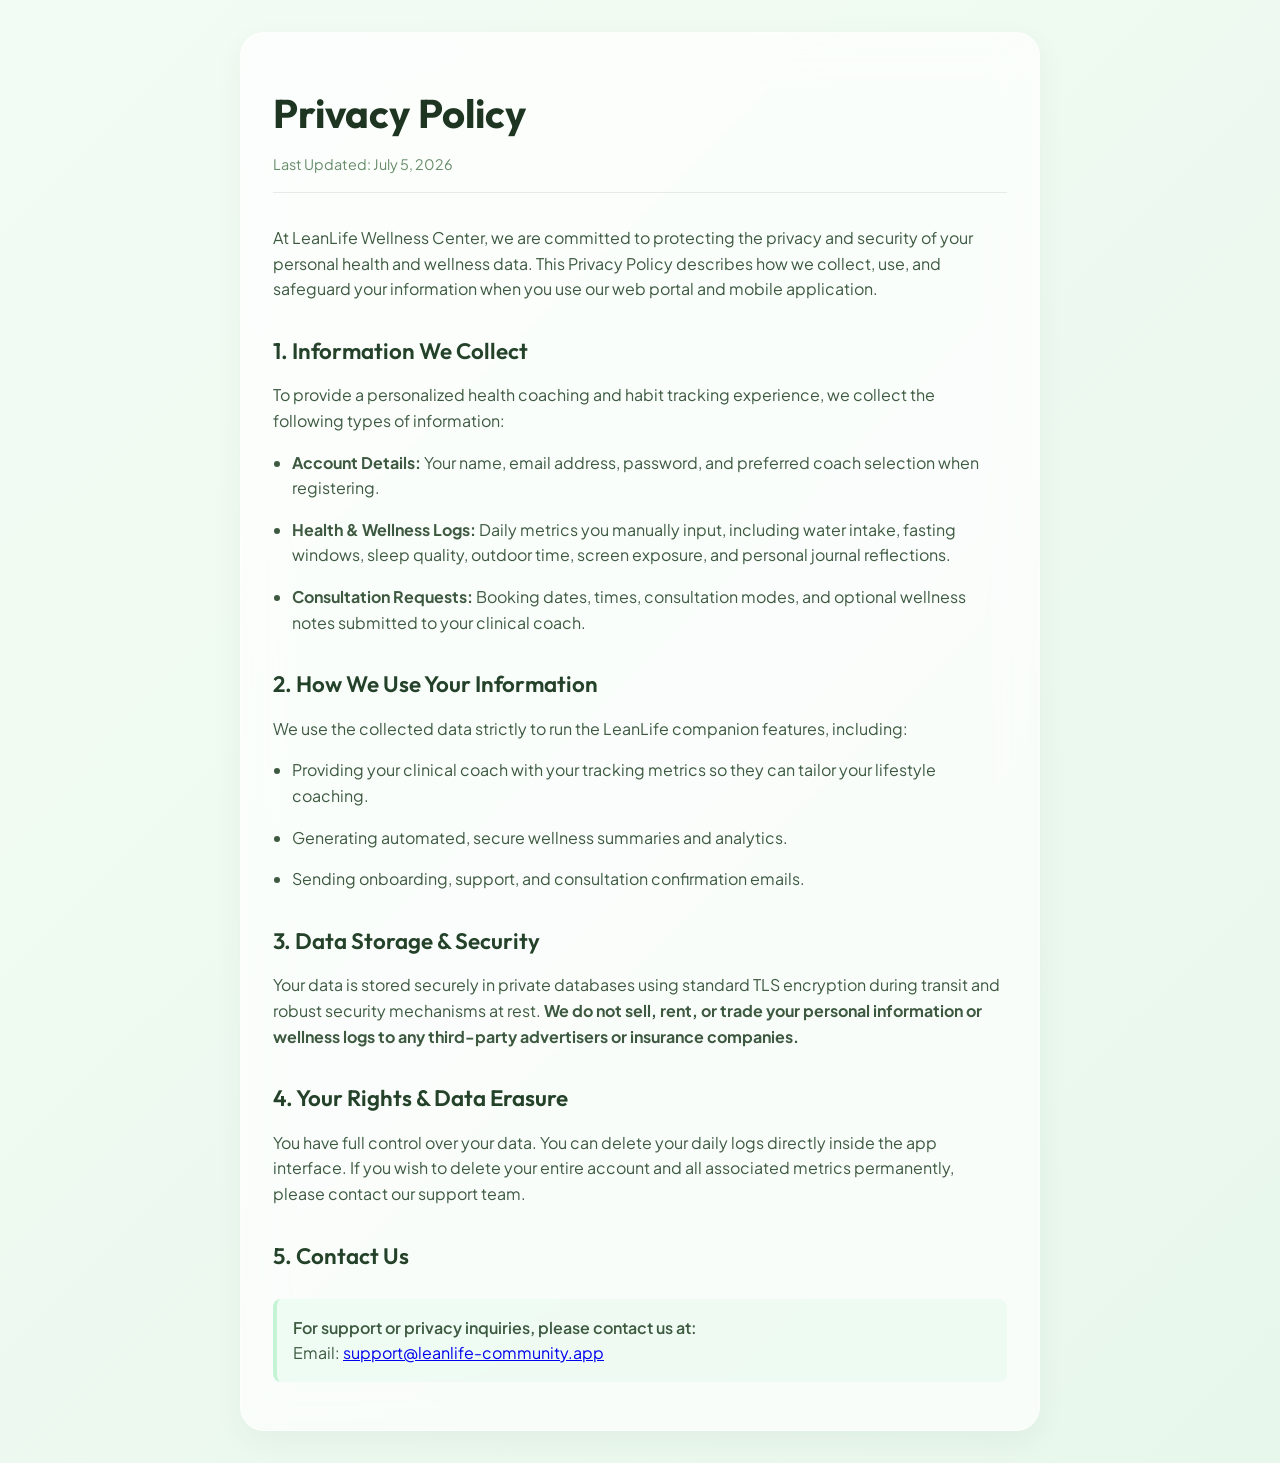
<file: privacy.html>
<!DOCTYPE html>
<html lang="en">
<head>
    <meta charset="UTF-8">
    <meta name="viewport" content="width=device-width, initial-scale=1.0">
    <title>Privacy Policy - LeanLife Wellness</title>
    <link rel="stylesheet" href="style.css?v=2.0">
    <!-- Google Fonts -->
    <link rel="preconnect" href="https://fonts.googleapis.com">
    <link rel="preconnect" href="https://fonts.gstatic.com" crossorigin>
    <link href="https://fonts.googleapis.com/css2?family=Outfit:wght@300;400;500;600;700;800&family=Plus+Jakarta+Sans:wght@300;400;500;600;700;800&display=swap" rel="stylesheet">
    <style>
        body {
            font-family: 'Plus Jakarta Sans', sans-serif;
            background: linear-gradient(135deg, #f3fcf4 0%, #e8f7ec 100%);
            color: #2c3e2e;
            line-height: 1.6;
            padding: 2rem 1rem;
        }
        .privacy-container {
            max-width: 800px;
            margin: 0 auto;
            background: rgba(255, 255, 255, 0.7);
            backdrop-filter: blur(20px);
            -webkit-backdrop-filter: blur(20px);
            border: 1px solid rgba(255, 255, 255, 0.4);
            border-radius: 24px;
            padding: 3rem 2rem;
            box-shadow: 0 10px 30px rgba(44, 62, 46, 0.05);
        }
        h1 {
            font-family: 'Outfit', sans-serif;
            font-size: 2.5rem;
            color: #1e3522;
            margin-bottom: 0.5rem;
            font-weight: 700;
        }
        .last-updated {
            color: #688c6c;
            font-size: 0.9rem;
            margin-bottom: 2rem;
            border-bottom: 1px solid rgba(0, 0, 0, 0.08);
            padding-bottom: 1rem;
        }
        h2 {
            font-family: 'Outfit', sans-serif;
            font-size: 1.4rem;
            color: #244229;
            margin-top: 2rem;
            margin-bottom: 0.8rem;
            font-weight: 600;
        }
        p, li {
            font-size: 1rem;
            margin-bottom: 1rem;
            color: #3d5940;
        }
        ul {
            padding-left: 1.2rem;
            margin-bottom: 1rem;
        }
        .contact-info {
            background: rgba(37, 211, 102, 0.05);
            border-left: 4px solid var(--clr-primary-green, #2dc25b);
            padding: 1rem;
            border-radius: 8px;
            margin-top: 1.5rem;
        }
    </style>
</head>
<body>

    <div class="privacy-container">
        <h1>Privacy Policy</h1>
        <div class="last-updated">Last Updated: July 5, 2026</div>

        <p>At LeanLife Wellness Center, we are committed to protecting the privacy and security of your personal health and wellness data. This Privacy Policy describes how we collect, use, and safeguard your information when you use our web portal and mobile application.</p>

        <h2>1. Information We Collect</h2>
        <p>To provide a personalized health coaching and habit tracking experience, we collect the following types of information:</p>
        <ul>
            <li><strong>Account Details:</strong> Your name, email address, password, and preferred coach selection when registering.</li>
            <li><strong>Health & Wellness Logs:</strong> Daily metrics you manually input, including water intake, fasting windows, sleep quality, outdoor time, screen exposure, and personal journal reflections.</li>
            <li><strong>Consultation Requests:</strong> Booking dates, times, consultation modes, and optional wellness notes submitted to your clinical coach.</li>
        </ul>

        <h2>2. How We Use Your Information</h2>
        <p>We use the collected data strictly to run the LeanLife companion features, including:</p>
        <ul>
            <li>Providing your clinical coach with your tracking metrics so they can tailor your lifestyle coaching.</li>
            <li>Generating automated, secure wellness summaries and analytics.</li>
            <li>Sending onboarding, support, and consultation confirmation emails.</li>
        </ul>

        <h2>3. Data Storage & Security</h2>
        <p>Your data is stored securely in private databases using standard TLS encryption during transit and robust security mechanisms at rest. <strong>We do not sell, rent, or trade your personal information or wellness logs to any third-party advertisers or insurance companies.</strong></p>

        <h2>4. Your Rights & Data Erasure</h2>
        <p>You have full control over your data. You can delete your daily logs directly inside the app interface. If you wish to delete your entire account and all associated metrics permanently, please contact our support team.</p>

        <h2>5. Contact Us</h2>
        <div class="contact-info">
            <p style="margin-bottom: 0; font-weight: 600;">For support or privacy inquiries, please contact us at:</p>
            <p style="margin-bottom: 0;">Email: <a href="mailto:support@leanlife-community.app">support@leanlife-community.app</a></p>
        </div>
    </div>

</body>
</html>
</file>
<file: style.css>
@import url('https://fonts.googleapis.com/css2?family=Inter:wght@300;400;500;600;700&family=Outfit:wght@300;400;500;600;700;800&display=swap');

:root {
    /* HSL Primary Hue (LeanLife Green) */
    --hue-primary: 152;

    /* Color Palette */
    --clr-primary-green: #C5F3D6;        /* Reverted light green */
    --clr-accent-green: #A5E332;         /* Reverted previous bright lime green for all buttons/landing icons */
    --clr-accent-green-hover: #8fca24;   /* Reverted hover color */
    --clr-bg-base: #FAF6EE;              /* Soothing Warm Cream Base */
    --clr-text-dark: #0F2D26;            /* Deep Forest Green/Slate for softer, cozier reading */
    --clr-text-light: #FFFFFF;
    
    /* Decoupled Calming Dashboard Teal Palette */
    --clr-teal-green: #12826D;           /* Soothing Calming Teal Green */
    --clr-teal-green-hover: #0a5849;     /* Deep Forest Teal Green */
    --clr-teal-light: #E0F2F1;           /* Light Teal Cream */
    
    /* Semantic Colors */
    --clr-glass: rgba(255, 255, 255, 0.85);
    --clr-glass-dark: rgba(18, 130, 109, 0.04);
    --clr-border-glass: rgba(255, 255, 255, 0.8);
    --clr-border-dark: rgba(18, 130, 109, 0.08);
    --clr-accent-translucent: rgba(18, 130, 109, 0.12);
    --clr-primary-translucent: rgba(18, 130, 109, 0.08);
    
    /* Alerts & Statuses */
    --clr-success: #28a745;
    --clr-warning: #ffc107;
    --clr-danger: #dc3545;
    --clr-info: #17a2b8;
    
    /* Typography */
    --font-brand: 'Outfit', sans-serif;
    --font-body: 'Inter', sans-serif;
    
    /* Elevation & Shapes */
    --radius-xl: 32px;
    --radius-lg: 24px;
    --radius-md: 16px;
    --radius-sm: 8px;
    --radius-round: 50%;
    
    --shadow-soft: 0 8px 32px 0 rgba(0, 0, 0, 0.04);
    --shadow-glass: 0 8px 32px 0 rgba(197, 243, 214, 0.15);
    --shadow-inset: inset 0 2px 4px 0 rgba(0, 0, 0, 0.06);
    
    /* Transitions */
    --transition-smooth: all 0.4s cubic-bezier(0.16, 1, 0.3, 1);
    --transition-fast: all 0.2s ease;
}

* {
    margin: 0;
    padding: 0;
    box-sizing: border-box;
    max-width: 100%;
}

html, body, main, section, .view-section {
    width: 100%;
    max-width: 100%;
    overflow-x: hidden !important;
}

body {
    font-family: var(--font-body);
    background: radial-gradient(circle at 50% 50%, var(--clr-bg-base) 0%, rgba(246, 241, 233, 1) 55%, rgba(238, 230, 216, 1) 100%);
    background-attachment: fixed;
    color: var(--clr-text-dark);
    min-height: 100vh;
    line-height: 1.6;
}

h1, h2, h3, h4, h5, h6 {
    font-family: var(--font-brand);
    font-weight: 700;
}

/* Base Layout Container */
#app-container {
    display: flex;
    flex-direction: column;
    min-height: 100vh;
    position: relative;
    width: 100%;
    max-width: 100%;
    overflow-x: hidden;
    padding-left: env(safe-area-inset-left, 0px);
    padding-right: env(safe-area-inset-right, 0px);
}

/* Background floating elements */
.floating-bg {
    position: fixed;
    top: 0;
    left: 0;
    width: 100%;
    height: 100%;
    pointer-events: none;
    z-index: -1;
    overflow: hidden;
}

.floating-icon {
    position: absolute;
    font-size: 2rem;
    opacity: 0.15;
    animation: floatAround 20s infinite ease-in-out;
}

.floating-icon:nth-child(1) { top: 10%; left: 10%; animation-delay: 0s; }
.floating-icon:nth-child(2) { top: 25%; right: 15%; animation-delay: 2s; font-size: 3rem; }
.floating-icon:nth-child(3) { bottom: 20%; left: 15%; animation-delay: 4s; }
.floating-icon:nth-child(4) { bottom: 15%; right: 25%; animation-delay: 6s; }
.floating-icon:nth-child(5) { top: 50%; left: 40%; animation-delay: 8s; }
.floating-icon:nth-child(6) { top: 80%; right: 5%; animation-delay: 10s; }
.floating-icon:nth-child(7) { top: 5%; right: 45%; animation-delay: 12s; }
.floating-icon:nth-child(8) { bottom: 45%; left: 5%; animation-delay: 14s; }

@keyframes floatAround {
    0%, 100% { transform: translateY(0) translateX(0) rotate(0deg); }
    50% { transform: translateY(-40px) translateX(30px) rotate(180deg); }
}

/* Glassmorphism Styles */
.glass-card {
    background: var(--clr-glass);
    backdrop-filter: blur(16px) saturate(180%);
    -webkit-backdrop-filter: blur(16px) saturate(180%);
    border: 1px solid var(--clr-border-glass);
    border-radius: var(--radius-lg);
    box-shadow: var(--shadow-soft);
    padding: 2rem;
    transition: var(--transition-smooth);
}

.glass-card:hover {
    box-shadow: 0 12px 40px 0 rgba(165, 227, 50, 0.15);
    transform: translateY(-4px);
}

.glass-card-interactive {
    cursor: pointer;
}

/* Brand logo styling */
.brand-logo-container {
    display: flex;
    align-items: center;
    gap: 12px;
}

.logo-img {
    height: 105px; /* Prominent, high-visibility brand logo */
    width: auto;
    object-fit: contain;
    filter: brightness(0) invert(1) drop-shadow(0 2px 6px rgba(0, 0, 0, 0.35));
    transition: var(--transition-smooth);
}

.logo-img:hover {
    transform: scale(1.04);
    filter: brightness(0) invert(1) drop-shadow(0 4px 12px rgba(0, 0, 0, 0.5));
}

/* Global Navbar */
.navbar {
    display: flex;
    justify-content: space-between;
    align-items: center;
    padding: 0.35rem 5%;
    position: sticky;
    top: 0;
    z-index: 100;
    background: linear-gradient(135deg, #0DBE85 0%, #12826D 50%, #0A5849 100%);
    backdrop-filter: blur(12px);
    border-bottom: 1px solid rgba(255, 255, 255, 0.12);
    box-shadow: 0 4px 30px rgba(0, 0, 0, 0.15), inset 0 -1px 0 rgba(255, 255, 255, 0.05);
    color: #FFFFFF;
    transition: transform 0.4s cubic-bezier(0.16, 1, 0.3, 1), opacity 0.4s ease, background 0.3s ease;
}

.navbar.header-hidden {
    transform: translateY(-100%);
    opacity: 0;
    pointer-events: none;
}

.navbar #user-display-name {
    color: #FFFFFF;
}

.nav-links {
    display: flex;
    gap: 2rem;
    list-style: none;
    align-items: center;
}

.nav-links a {
    text-decoration: none;
    color: rgba(255, 255, 255, 0.85);
    font-family: var(--font-brand);
    font-weight: 500;
    transition: var(--transition-fast);
    position: relative;
    padding: 0.5rem 0;
    cursor: pointer;
    letter-spacing: 0.5px;
}

.nav-links a:hover {
    color: #FFFFFF;
    text-shadow: 0 0 8px rgba(255, 255, 255, 0.5);
}

.nav-links a::after {
    content: '';
    position: absolute;
    bottom: -4px;
    left: 50%;
    transform: translateX(-50%) scale(0);
    width: 5px;
    height: 5px;
    border-radius: 50%;
    background-color: var(--clr-accent-green);
    box-shadow: 0 0 8px var(--clr-accent-green);
    transition: transform 0.25s cubic-bezier(0.175, 0.885, 0.32, 1.275);
}

.nav-links a:hover::after, .nav-links a.active::after {
    transform: translateX(-50%) scale(1);
}

.nav-buttons {
    display: flex;
    gap: 1rem;
    align-items: center;
}

/* Navbar specific button overrides */
.navbar .btn-outline {
    border-color: rgba(255, 255, 255, 0.4);
    color: #FFFFFF;
    background: rgba(255, 255, 255, 0.05);
}

.navbar .btn-outline:hover {
    background: #FFFFFF;
    color: var(--clr-text-dark);
    border-color: #FFFFFF;
    box-shadow: 0 0 15px rgba(255, 255, 255, 0.3);
}

.navbar .btn-primary {
    background: var(--clr-accent-green);
    color: var(--clr-text-dark);
    border: none;
    box-shadow: 0 0 12px rgba(165, 227, 50, 0.3);
}

.navbar .btn-primary:hover {
    background: #bbf446;
    box-shadow: 0 0 20px rgba(165, 227, 50, 0.6);
}

/* Global Touch Optimization for Buttons and Interactive Elements */
button,
.btn,
.admin-tab-btn,
.nav-links a,
.clickable-title,
input[type="button"],
input[type="submit"] {
    touch-action: manipulation;
    -webkit-tap-highlight-color: transparent;
    user-select: none;
    -webkit-user-select: none;
}

button:active,
.btn:active,
.admin-tab-btn:active,
.clickable-title:active {
    transform: scale(0.97) !important;
    opacity: 0.9 !important;
    transition: transform 0.05s ease !important;
}

.btn {
    font-family: var(--font-brand);
    font-weight: 600;
    padding: 0.8rem 1.8rem;
    border-radius: var(--radius-sm);
    border: none;
    cursor: pointer;
    transition: var(--transition-smooth);
    display: inline-flex;
    align-items: center;
    gap: 8px;
    text-decoration: none;
    font-size: 0.95rem;
}

.btn-primary {
    background-color: var(--clr-accent-green);
    color: var(--clr-text-dark);
    box-shadow: 0 4px 14px rgba(165, 227, 50, 0.3);
}

.btn-primary:hover {
    background-color: var(--clr-accent-green-hover);
    box-shadow: 0 6px 20px rgba(165, 227, 50, 0.5);
    transform: translateY(-2px);
}

.btn-secondary {
    background-color: var(--clr-primary-green);
    color: var(--clr-text-dark);
}

.btn-secondary:hover {
    background-color: #aeeec2;
    transform: translateY(-2px);
}

.btn-outline {
    background-color: transparent;
    color: var(--clr-text-dark);
    border: 2px solid var(--clr-text-dark);
}

.btn-outline:hover {
    background-color: var(--clr-text-dark);
    color: var(--clr-text-light);
    transform: translateY(-2px);
}

.btn-danger {
    background-color: var(--clr-danger);
    color: white;
}

.btn-danger:hover {
    background-color: #bd2130;
}

/* Main Views Wrapper */
.view-section {
    display: none;
    padding: 2rem 5%;
    flex-grow: 1;
    animation: fadeIn 0.5s ease-out forwards;
}

.view-section.active {
    display: block;
}

@keyframes fadeIn {
    from { opacity: 0; transform: translateY(15px); }
    to { opacity: 1; transform: translateY(0); }
}

/* --- LANDING HERO PAGE --- */
.landing-hero {
    display: grid;
    grid-template-columns: 1.1fr 0.9fr;
    gap: 4rem;
    align-items: center;
    min-height: 80vh;
    padding-top: 1rem;
}

.hero-text {
    display: flex;
    flex-direction: column;
    gap: 1.5rem;
}

.hero-text h1 {
    font-size: 3.8rem;
    line-height: 1.1;
    letter-spacing: -1px;
}

.hero-text .title-highlight {
    background: linear-gradient(135deg, var(--clr-accent-green), #56ab2f);
    -webkit-background-clip: text;
    -webkit-text-fill-color: transparent;
    display: block;
}

.hero-text p {
    font-size: 1.25rem;
    color: #4a4a4a;
    font-weight: 400;
    max-width: 90%;
}

.hero-ctas {
    display: flex;
    gap: 1.2rem;
    margin-top: 1rem;
    flex-wrap: wrap;
}

/* Hero Carousel */
.hero-carousel-container {
    position: relative;
    height: 540px;
    width: 100%;
    overflow: hidden;
}

.carousel-track {
    position: relative;
    height: 100%;
    width: 100%;
}

.carousel-slide {
    position: absolute;
    top: 0;
    left: 0;
    width: 100%;
    height: 100%;
    opacity: 0;
    transition: opacity 0.8s ease-in-out;
    display: flex;
    justify-content: center;
    align-items: center;
}

.carousel-slide.active {
    opacity: 1;
    z-index: 10;
}

.carousel-card {
    width: 95%;
    height: 95%;
    border-radius: var(--radius-xl);
    overflow: hidden;
    box-shadow: 0 20px 45px rgba(0, 0, 0, 0.08);
    position: relative;
    background: white;
}

.carousel-card img {
    width: 100%;
    height: 100%;
    object-fit: cover;
}

.carousel-logo-card {
    display: flex;
    flex-direction: column;
    justify-content: center;
    align-items: center;
    background: linear-gradient(135deg, hsl(var(--hue-primary), 60%, 15%), hsl(var(--hue-primary), 65%, 8%));
    gap: 20px;
    padding: 3rem 2rem;
    width: 95%;
    height: 95%;
    border-radius: var(--radius-xl);
    color: #ffffff;
    box-shadow: inset 0 0 100px rgba(0,0,0,0.4), 0 20px 40px rgba(0,0,0,0.3);
    border: 1px solid rgba(255, 255, 255, 0.05);
}

.carousel-logo-card h3 {
    font-size: 2.5rem;
    text-align: center;
    color: #ffffff;
    font-family: var(--font-brand);
    font-weight: 700;
    margin: 0;
    text-shadow: 0 2px 8px rgba(0,0,0,0.3);
}

.carousel-logo-card p {
    color: rgba(255, 255, 255, 0.75);
    font-size: 1.05rem;
    line-height: 1.6;
    text-align: center;
    max-width: 80%;
    margin: 0;
    text-shadow: 0 1px 4px rgba(0,0,0,0.2);
}

.carousel-logo-card img {
    width: 260px;
    max-height: 220px;
    height: auto;
    object-fit: contain;
    filter: brightness(0) invert(1) drop-shadow(0 2px 8px rgba(0,0,0,0.3));
}

.carousel-card-caption {
    position: absolute;
    bottom: 0;
    left: 0;
    width: 100%;
    padding: 1.5rem 1.5rem 2.8rem 1.5rem;
    background: linear-gradient(to top, rgba(0, 0, 0, 0.85) 0%, rgba(0, 0, 0, 0.4) 60%, rgba(0, 0, 0, 0) 100%);
    color: white;
    font-family: var(--font-brand);
}

.carousel-card-caption h4 {
    font-size: 1.5rem;
    margin-bottom: 0.5rem;
}

.carousel-card-caption p {
    font-size: 0.95rem;
    opacity: 0.9;
}

.carousel-indicators {
    position: absolute;
    bottom: 15px;
    left: 50%;
    transform: translateX(-50%);
    display: flex;
    gap: 8px;
    align-items: center;
    z-index: 20;
}

.carousel-indicator {
    width: 6px;
    height: 6px;
    border-radius: 50%;
    background-color: rgba(255, 255, 255, 0.45);
    border: none;
    cursor: pointer;
    transition: var(--transition-fast);
}

.carousel-indicator.active {
    background-color: var(--clr-accent-green);
    width: 8px;
    height: 8px;
    border-radius: 50%;
    box-shadow: 0 0 8px rgba(165, 227, 50, 0.6);
}

/* Landing Statistics */
.landing-stats-grid {
    display: grid;
    grid-template-columns: repeat(6, 1fr);
    gap: 1.5rem;
    margin-top: 4rem;
    width: 100%;
    box-sizing: border-box;
}

.stat-card {
    text-align: center;
    display: flex;
    flex-direction: column;
    justify-content: center;
    align-items: center;
    gap: 8px;
    padding: 1.5rem 1rem !important;
    min-height: 140px;
    height: 100%;
    box-sizing: border-box;
}

.stat-icon {
    font-size: 2rem;
    color: #12826D;
    margin-bottom: 0.25rem;
    display: flex;
    align-items: center;
    justify-content: center;
    filter: drop-shadow(0 2px 6px rgba(18, 130, 109, 0.15));
}

.stat-num {
    font-size: clamp(1.3rem, 2.2vw, 2rem);
    font-family: var(--font-brand);
    font-weight: 800;
    color: var(--clr-text-dark);
    word-wrap: break-word;
    max-width: 100%;
    line-height: 1.2;
}

.mobile-menu-header, .mobile-menu-buttons {
    display: none !important;
}

.stat-label {
    font-size: 0.85rem;
    color: #555;
    font-weight: 500;
}

/* Clickable Feature Cards (Landing) */
.features-section-title {
    text-align: center;
    margin-top: 6rem;
    margin-bottom: 3rem;
    font-size: 2.5rem;
}

.features-grid {
    display: grid;
    grid-template-columns: repeat(4, 1fr);
    gap: 2rem;
    margin-bottom: 6rem;
}

.feature-card {
    position: relative;
    border-radius: var(--radius-lg);
    overflow: hidden;
    height: 380px;
    border: 1px solid var(--clr-border-glass);
    box-shadow: var(--shadow-soft);
    display: flex;
    flex-direction: column;
    justify-content: flex-end;
    padding: 2rem;
    background: var(--clr-glass);
    transition: var(--transition-smooth);
    cursor: pointer;
}

.feature-card:hover,
.feature-card.active-tap,
.feature-card.scroll-active {
    transform: translateY(-8px) scale(1.02);
    box-shadow: 0 20px 40px rgba(165, 227, 50, 0.2);
    border-color: var(--clr-accent-green);
}

.feature-card-bg {
    position: absolute;
    top: 0;
    left: 0;
    width: 100%;
    height: 100%;
    z-index: 1;
    overflow: hidden;
}

.feature-card-bg img {
    width: 100%;
    height: 100%;
    object-fit: cover;
    transition: var(--transition-smooth);
    filter: brightness(0.65) saturate(0.9);
}

.feature-card:hover .feature-card-bg img,
.feature-card.active-tap .feature-card-bg img,
.feature-card.scroll-active .feature-card-bg img {
    transform: scale(1.1);
    filter: brightness(0.5);
}

.feature-card-content {
    position: relative;
    z-index: 2;
    color: white;
}

.feature-card-content h3 {
    font-size: 1.6rem;
    margin-bottom: 0.5rem;
    text-shadow: 0 2px 4px rgba(0,0,0,0.3);
}

.feature-card-content p {
    font-size: 0.9rem;
    opacity: 0.9;
    text-shadow: 0 1px 2px rgba(0,0,0,0.3);
}

.feature-card-icon {
    font-size: 2.2rem;
    margin-bottom: 1rem;
    color: var(--clr-accent-green);
    text-shadow: 0 2px 8px rgba(165, 227, 50, 0.4);
}

/* --- AUTHENTICATION MODULE --- */
.auth-container {
    max-width: 480px;
    margin: 4rem auto;
}

.auth-header {
    text-align: center;
    margin-bottom: 2rem;
}

.auth-header h2 {
    font-size: 2rem;
    margin-bottom: 0.5rem;
}

.form-group {
    margin-bottom: 1.5rem;
}

.form-group label {
    display: block;
    font-family: var(--font-brand);
    font-weight: 500;
    margin-bottom: 0.5rem;
    font-size: 0.95rem;
}

.form-input {
    width: 100%;
    padding: 0.8rem 1rem;
    border-radius: var(--radius-sm);
    border: 1px solid rgba(0, 0, 0, 0.15);
    background: rgba(255, 255, 255, 0.6);
    font-family: var(--font-body);
    font-size: 1rem;
    transition: var(--transition-fast);
}

.form-input:focus {
    outline: none;
    border-color: var(--clr-accent-green);
    background: white;
    box-shadow: 0 0 0 3px var(--clr-accent-translucent);
}

.form-row {
    display: flex;
    justify-content: space-between;
    align-items: center;
    margin-bottom: 1.5rem;
    font-size: 0.9rem;
}

.auth-footer {
    text-align: center;
    margin-top: 1.5rem;
    font-size: 0.9rem;
}

.auth-footer a {
    color: #4a90e2;
    text-decoration: none;
    font-weight: 600;
}

/* --- USER DASHBOARD --- */
.dashboard-grid {
    display: grid;
    grid-template-columns: 2.2fr 0.8fr;
    gap: 2rem;
}

.dashboard-main {
    display: flex;
    flex-direction: column;
    gap: 2rem;
}

.dashboard-sidebar {
    display: flex;
    flex-direction: column;
    gap: 2rem;
}

/* Dashboard Summary Card */
.dashboard-welcome {
    position: relative;
    background: linear-gradient(135deg, #0b4c3f 0%, var(--clr-teal-green) 100%);
    border-radius: var(--radius-xl);
    padding: 2.5rem;
    display: flex;
    justify-content: space-between;
    align-items: center;
    color: var(--clr-text-light);
    box-shadow: inset 0 1px 1px rgba(255, 255, 255, 0.2), var(--shadow-soft);
    border: 1px solid rgba(255, 255, 255, 0.08);
    overflow: hidden;
}

/* Subtle organic backdrop pattern */
.dashboard-welcome::before {
    content: '';
    position: absolute;
    top: -50%;
    right: -20%;
    width: 300px;
    height: 300px;
    background: radial-gradient(circle, rgba(165, 227, 50, 0.12) 0%, transparent 70%);
    z-index: 1;
    pointer-events: none;
}

.welcome-info {
    position: relative;
    z-index: 2;
}

.welcome-info h2 {
    font-size: 2.4rem;
    font-weight: 600;
    margin-bottom: 0.6rem;
    color: var(--clr-text-light);
    letter-spacing: -0.01em;
    display: flex;
    align-items: center;
    gap: 0.6rem;
}

.welcome-info p {
    font-size: 1.05rem;
    font-weight: 400;
    color: rgba(255, 255, 255, 0.88);
    line-height: 1.5;
    max-width: 520px;
}

.streak-badge {
    position: relative;
    z-index: 2;
    background: rgba(255, 255, 255, 0.12);
    border: 1px solid rgba(255, 255, 255, 0.2);
    backdrop-filter: blur(12px);
    -webkit-backdrop-filter: blur(12px);
    border-radius: var(--radius-lg);
    padding: 1rem 1.5rem;
    display: flex;
    align-items: center;
    gap: 14px;
    box-shadow: 0 8px 32px 0 rgba(0, 0, 0, 0.08);
    transition: var(--transition-smooth);
}

.streak-badge:hover {
    transform: translateY(-2px);
    background: rgba(255, 255, 255, 0.16);
    border-color: rgba(255, 255, 255, 0.3);
}

.streak-icon {
    font-size: 2.2rem;
    color: #ff9f1c;
    filter: drop-shadow(0 2px 8px rgba(255, 159, 28, 0.4));
    animation: flamePulse 2s infinite alternate ease-in-out;
}

@keyframes flamePulse {
    0% { transform: scale(1); filter: drop-shadow(0 0 2px rgba(247, 127, 0, 0.2)); }
    100% { transform: scale(1.15); filter: drop-shadow(0 0 10px rgba(247, 127, 0, 0.6)); }
}

.streak-number {
    font-size: 1.8rem;
    font-weight: 700;
    line-height: 1;
    color: #ffffff;
    font-family: var(--font-brand);
}

.streak-label {
    font-size: 0.75rem;
    font-weight: 600;
    color: rgba(255, 255, 255, 0.8);
    text-transform: uppercase;
    letter-spacing: 0.08em;
    margin-top: 2px;
}

/* Stats Progress Grid */
.dashboard-stats-grid {
    display: grid;
    grid-template-columns: repeat(4, 1fr);
    gap: 1.5rem;
}

.dash-stat-card {
    background: #ffffff !important;
    border: 1px solid rgba(18, 130, 109, 0.08) !important;
    border-radius: var(--radius-lg);
    padding: 1.5rem;
    display: flex;
    flex-direction: column;
    gap: 12px;
    position: relative;
    overflow: hidden;
    box-shadow: 0 8px 24px rgba(18, 130, 109, 0.02), 0 1px 3px rgba(0, 0, 0, 0.01) !important;
    transition: transform 0.4s cubic-bezier(0.16, 1, 0.3, 1), box-shadow 0.4s cubic-bezier(0.16, 1, 0.3, 1), border-color 0.4s ease !important;
}

.dash-stat-card:hover {
    transform: translateY(-4px) !important;
    box-shadow: 0 16px 36px rgba(18, 130, 109, 0.06), 0 4px 12px rgba(0, 0, 0, 0.02) !important;
    border-color: rgba(18, 130, 109, 0.16) !important;
}

.dash-stat-header {
    display: flex;
    justify-content: space-between;
    align-items: center;
    width: 100%;
    gap: 10px;
}

.dash-stat-card .icon {
    width: 38px;
    height: 38px;
    border-radius: 50%;
    font-size: 1.05rem !important;
    display: flex;
    align-items: center;
    justify-content: center;
    flex-shrink: 0;
    transition: var(--transition-fast);
}

.dash-stat-card:hover .icon {
    transform: scale(1.1);
}

/* Soothing custom icon backgrounds */
.dash-stat-card:nth-child(1) .icon { background-color: #e0f2f1; color: #00897b !important; }
.dash-stat-card:nth-child(2) .icon { background-color: #e8f5e9; color: #43a047 !important; }
.dash-stat-card:nth-child(3) .icon { background-color: #fff3e0; color: #fb8c00 !important; }
.dash-stat-card:nth-child(4) .icon { background-color: #e8eaf6; color: #3f51b5 !important; }

.dash-stat-val {
    font-size: 1.6rem;
    font-weight: 700;
    font-family: var(--font-brand);
    color: var(--clr-text-dark);
}

.dash-stat-progress {
    height: 6px;
    background: #f5ebe0;
    border-radius: var(--radius-sm);
    overflow: hidden;
}

.dash-stat-fill {
    height: 100%;
    border-radius: var(--radius-sm);
    transition: width 0.8s cubic-bezier(0.16, 1, 0.3, 1);
}

/* Soothing pastel bar fills */
.fill-water { background-color: #4db6ac; }
.fill-steps { background-color: #81c784; }
.fill-calories { background-color: #ffb74d; }
.fill-sleep { background-color: #7986cb; }

/* Dashboard Quick Actions */
.quick-actions-bar {
    display: flex;
    gap: 1rem;
    flex-wrap: wrap;
}

.quick-action-btn {
    display: flex;
    align-items: center;
    gap: 10px;
    background: white;
    border: 1px solid var(--clr-border-glass);
    padding: 0.8rem 1.5rem;
    border-radius: var(--radius-md);
    cursor: pointer;
    font-family: var(--font-brand);
    font-weight: 600;
    transition: var(--transition-fast);
}

.quick-action-btn:hover {
    border-color: var(--clr-accent-green);
    transform: translateY(-2px);
    box-shadow: var(--shadow-soft);
}

/* AI Coaching Section */
.ai-coach-banner {
    border-left: 6px solid var(--clr-accent-green);
    display: flex;
    gap: 1.5rem;
    align-items: center;
}

.ai-coach-avatar {
    width: 64px;
    height: 64px;
    border-radius: 50%;
    background: var(--clr-primary-green);
    display: flex;
    justify-content: center;
    align-items: center;
    font-size: 2.2rem;
    border: 2px solid white;
    box-shadow: var(--shadow-soft);
    position: relative;
    flex-shrink: 0;
}

.ai-coach-avatar::after {
    content: '';
    position: absolute;
    bottom: 2px;
    right: 2px;
    width: 14px;
    height: 14px;
    background-color: var(--clr-success);
    border-radius: 50%;
    border: 2px solid white;
}

.ai-coach-speech {
    flex-grow: 1;
}

.ai-coach-speech h4 {
    margin-bottom: 4px;
    color: var(--clr-text-dark);
}

.ai-coach-speech p {
    font-style: italic;
    font-size: 0.95rem;
    color: #444;
}

/* --- DAILY WELLNESS LOG SECTION --- */
.wellness-log-grid {
    display: grid;
    grid-template-columns: 2fr 1fr;
    gap: 2rem;
}

.wellness-log-form {
    display: flex;
    flex-direction: column;
    gap: 2rem;
}

.log-section-title {
    font-size: 1.4rem;
    margin-bottom: 1.2rem;
    border-bottom: 2px solid var(--clr-accent-green);
    padding-bottom: 6px;
    display: flex;
    align-items: center;
    gap: 8px;
}

/* Water droplet tracker styling */
.droplets-container {
    display: flex;
    gap: 12px;
    justify-content: space-between;
    margin: 1.5rem 0;
}

.droplet {
    font-size: 2.2rem;
    cursor: pointer;
    transition: var(--transition-smooth);
    user-select: none;
    opacity: 0.35;
    filter: grayscale(1);
    transform: scale(0.9);
}

.droplet:hover {
    transform: scale(1.15) translateY(-2px);
    opacity: 0.8;
}

.droplet.active {
    opacity: 1;
    filter: grayscale(0);
    transform: scale(1.1);
    animation: dropBounce 0.4s ease-out;
}

@keyframes dropBounce {
    0% { transform: scale(0.6); }
    50% { transform: scale(1.25); }
    100% { transform: scale(1.1); }
}

.water-gauge-wrapper {
    margin-top: 1.5rem;
    background: rgba(0, 0, 0, 0.05);
    height: 32px;
    border-radius: var(--radius-md);
    overflow: hidden;
    position: relative;
    border: 1px solid rgba(0, 0, 0, 0.08);
}

.water-gauge-fill {
    height: 100%;
    background: linear-gradient(90deg, #2196f3, #00bcd4);
    width: 0%;
    transition: width 0.6s cubic-bezier(0.16, 1, 0.3, 1);
    position: relative;
}

.water-gauge-text {
    position: absolute;
    left: 50%;
    top: 50%;
    transform: translate(-50%, -50%);
    font-weight: 700;
    font-size: 0.85rem;
    color: var(--clr-text-dark);
    z-index: 10;
    text-shadow: 0 0 4px white;
}

/* Mood Emoji Selection */
.mood-picker {
    display: flex;
    justify-content: space-between;
    gap: 8px;
    margin: 1.5rem 0;
    flex-wrap: wrap;
}

.mood-btn {
    flex: 1;
    min-width: 64px;
    text-align: center;
    background: white;
    border: 1px solid var(--clr-border-glass);
    padding: 0.8rem 0.5rem;
    border-radius: var(--radius-md);
    cursor: pointer;
    transition: var(--transition-fast);
    display: flex;
    flex-direction: column;
    align-items: center;
    gap: 6px;
}

.mood-btn span:first-child {
    font-size: 1.8rem;
    transition: var(--transition-fast);
}

.mood-btn span:last-child {
    font-size: 0.75rem;
    font-weight: 500;
    color: #555;
}

.mood-btn:hover {
    transform: translateY(-2px);
    border-color: var(--clr-accent-green);
    background: var(--clr-accent-translucent);
}

.mood-btn.active {
    background-color: var(--clr-accent-green);
    border-color: var(--clr-accent-green);
}

.mood-btn.active span:first-child {
    transform: scale(1.2);
}

/* Meals Section Styling */
.meal-row {
    display: grid;
    grid-template-columns: 100px 1.5fr 1fr;
    gap: 1rem;
    align-items: center;
    margin-bottom: 1.5rem;
}

.meal-row h4 {
    font-family: var(--font-brand);
    font-size: 1.1rem;
}

/* Submission Animations */
.success-overlay {
    position: fixed;
    top: 0;
    left: 0;
    width: 100%;
    height: 100%;
    background: rgba(239, 230, 218, 0.95);
    z-index: 1000;
    display: none;
    justify-content: center;
    align-items: center;
    flex-direction: column;
    gap: 1.5rem;
}

.success-check-icon {
    font-size: 5rem;
    color: var(--clr-accent-green);
    background: white;
    width: 120px;
    height: 120px;
    display: flex;
    justify-content: center;
    align-items: center;
    border-radius: 50%;
    box-shadow: 0 10px 30px rgba(165, 227, 50, 0.3);
    animation: scaleInCheck 0.6s cubic-bezier(0.175, 0.885, 0.32, 1.275) forwards;
}

@keyframes scaleInCheck {
    from { transform: scale(0); opacity: 0; }
    to { transform: scale(1); opacity: 1; }
}

/* Countdown Processing Panel */
.analysis-progress-card {
    border-top: 6px solid #2196f3;
    display: flex;
    flex-direction: column;
    gap: 1.5rem;
    align-items: center;
    text-align: center;
    margin-bottom: 2rem;
}

.loader-spinner {
    width: 48px;
    height: 48px;
    border: 5px solid rgba(33, 150, 243, 0.15);
    border-top-color: #2196f3;
    border-radius: 50%;
    animation: spin 1s infinite linear;
}

@keyframes spin {
    0% { transform: rotate(0deg); }
    100% { transform: rotate(360deg); }
}

.countdown-timer-box {
    display: flex;
    gap: 10px;
    margin: 1rem 0;
}

.timer-unit {
    background: white;
    border: 1px solid var(--clr-border-glass);
    padding: 0.6rem 1rem;
    border-radius: var(--radius-sm);
    font-family: var(--font-brand);
    font-weight: 700;
    font-size: 1.5rem;
    box-shadow: var(--shadow-soft);
}

.speedup-badge {
    background: var(--clr-accent-green);
    padding: 4px 10px;
    border-radius: 12px;
    font-size: 0.75rem;
    font-weight: bold;
    cursor: pointer;
    transition: var(--transition-fast);
}

.speedup-badge:hover {
    background-color: var(--clr-accent-green-hover);
    transform: scale(1.05);
}

/* --- FRANNIE'S PERSONALIZED REPORT --- */
.ai-report-header {
    display: flex;
    justify-content: space-between;
    align-items: center;
    margin-bottom: 1.5rem;
    flex-wrap: wrap;
    gap: 1rem;
}

.report-summary-boxes {
    display: grid;
    grid-template-columns: repeat(auto-fit, minmax(160px, 1fr));
    gap: 1.2rem;
    margin-bottom: 1.8rem;
}

.score-gauge-box {
    text-align: center;
    display: flex;
    flex-direction: column;
    align-items: center;
    justify-content: center;
    padding: 1.2rem;
}

.gauge-circle {
    width: 90px;
    height: 90px;
    border-radius: 50%;
    background: conic-gradient(var(--clr-teal-green) 0% 85%, #f5ebe0 85% 100%);
    display: flex;
    justify-content: center;
    align-items: center;
    margin-bottom: 8px;
    position: relative;
}

.gauge-circle::after {
    content: '';
    position: absolute;
    width: 80%;
    height: 80%;
    border-radius: 50%;
    background: white;
}

.gauge-value {
    position: relative;
    z-index: 10;
    font-size: 1.6rem;
    font-weight: 700;
    font-family: var(--font-brand);
    color: var(--clr-teal-green);
}

.ai-report-details {
    display: grid;
    grid-template-columns: 1.4fr 0.6fr;
    gap: 1.5rem;
}

.report-analysis-tabs {
    display: flex;
    flex-direction: column;
    gap: 1.2rem;
}

.analysis-bubble {
    border-left: 4px solid var(--clr-accent-green);
    padding-left: 1rem;
    margin-bottom: 0.8rem;
    word-break: break-word;
    overflow-wrap: anywhere;
}

.analysis-bubble h4 {
    margin-bottom: 3px;
    font-size: 0.95rem;
    color: var(--clr-text-dark);
}

.analysis-bubble p {
    font-size: 0.9rem;
    color: #444;
    line-height: 1.5;
    margin: 0;
    word-break: break-word;
    overflow-wrap: anywhere;
}

.report-meal-item {
    background: rgba(255, 255, 255, 0.7);
    border-radius: var(--radius-sm);
    padding: 0.9rem;
    border: 1px solid rgba(0, 0, 0, 0.06);
    display: flex;
    flex-direction: column;
    gap: 0.5rem;
}

.report-meal-item h5 {
    font-size: 0.9rem;
    font-weight: 700;
    color: var(--clr-primary-green);
    margin: 0;
    text-transform: capitalize;
}

.report-meal-item p {
    font-size: 0.85rem;
    color: #444;
    margin: 0;
    line-height: 1.4;
    word-break: break-word;
}

.report-thumb-img {
    width: 80px;
    height: 80px;
    object-fit: cover;
    border-radius: 6px;
    border: 1.5px solid var(--clr-accent-green);
    cursor: pointer;
    transition: transform var(--transition-fast);
}

.report-thumb-img:hover {
    transform: scale(1.05);
}

/* Custom SVG Chart layouts */
.svg-chart-container {
    height: 200px;
    width: 100%;
    margin-top: 1rem;
    position: relative;
}

.chart-pie-wrapper {
    display: flex;
    justify-content: center;
    align-items: center;
    height: 180px;
}

/* --- SPEAK WITH COACH --- */
.coach-profile-header {
    display: flex;
    gap: 2rem;
    align-items: center;
    margin-bottom: 2rem;
}

.coach-avatar-large {
    width: 120px;
    height: 120px;
    border-radius: 50%;
    overflow: hidden;
    border: 4px solid var(--clr-primary-green);
    box-shadow: var(--shadow-soft);
}

.coach-avatar-large img {
    width: 100%;
    height: 100%;
    object-fit: cover;
    object-position: center 20%;
}

.whatsapp-chat-box {
    text-align: center;
    padding: 2.5rem;
    border-top: 6px solid #25d366;
    margin-bottom: 2rem;
}

.whatsapp-icon {
    font-size: 4rem;
    color: #25d366;
    margin-bottom: 1rem;
}

.consult-requests-grid {
    display: grid;
    grid-template-columns: repeat(3, 1fr);
    gap: 1.5rem;
}

/* --- HEALTH & WELLNESS COMMUNITY --- */
.community-layout {
    display: grid;
    grid-template-columns: 0.25fr 0.75fr;
    gap: 2rem;
}

.community-categories {
    display: flex;
    flex-direction: column;
    gap: 8px;
}

.cat-item {
    padding: 0.8rem 1.2rem;
    border-radius: var(--radius-sm);
    cursor: pointer;
    font-weight: 500;
    transition: var(--transition-fast);
}

.cat-item:hover, .cat-item.active {
    background-color: var(--clr-primary-green);
    color: var(--clr-text-light);
    font-weight: 600;
}

.community-feed {
    display: flex;
    flex-direction: column;
    gap: 1.5rem;
}

.post-card {
    padding: 1.5rem;
}

.post-header {
    display: flex;
    justify-content: space-between;
    align-items: center;
    margin-bottom: 1rem;
}

.post-author {
    display: flex;
    align-items: center;
    gap: 12px;
}

.author-avatar {
    width: 40px;
    height: 40px;
    border-radius: 50%;
    overflow: hidden;
    background: #ccc;
}

.author-avatar img {
    width: 100%;
    height: 100%;
    object-fit: cover;
}

.post-meta h4 {
    font-size: 0.95rem;
}

.post-meta span {
    font-size: 0.75rem;
    color: #777;
}

.post-body {
    margin-bottom: 1rem;
}

.post-actions {
    display: flex;
    gap: 2rem;
    border-top: 1px solid rgba(0,0,0,0.06);
    padding-top: 0.8rem;
    font-size: 0.9rem;
    color: #666;
}

.post-action-btn {
    cursor: pointer;
    display: flex;
    align-items: center;
    gap: 6px;
    transition: var(--transition-fast);
}

.post-action-btn:hover {
    color: var(--clr-accent-green-hover);
}

.comment-section {
    background: rgba(0,0,0,0.02);
    border-radius: var(--radius-sm);
    padding: 1rem;
    margin-top: 1rem;
}

.comment-input-row {
    display: flex;
    gap: 10px;
    margin-bottom: 1rem;
}

.comment-list {
    display: flex;
    flex-direction: column;
    gap: 10px;
}

/* --- NOTICE BOARD --- */
.events-grid {
    display: grid;
    grid-template-columns: repeat(3, 1fr);
    gap: 2rem;
}

.event-card {
    display: flex;
    flex-direction: column;
    justify-content: space-between;
    height: 320px;
    position: relative;
    overflow: hidden;
}

.event-countdown {
    background: var(--clr-accent-green);
    color: var(--clr-text-dark);
    padding: 4px 10px;
    border-radius: 12px;
    font-size: 0.75rem;
    font-weight: 700;
    align-self: flex-start;
    margin-bottom: 1rem;
}

/* --- USER PROFILE --- */
.profile-completion-box {
    margin-bottom: 2rem;
}

.completion-bar-wrapper {
    height: 12px;
    background: rgba(0,0,0,0.05);
    border-radius: var(--radius-sm);
    overflow: hidden;
    margin-top: 6px;
}

.completion-bar-fill {
    height: 100%;
    background-color: var(--clr-accent-green);
    width: 0%;
    transition: width 0.8s ease-in-out;
}

/* --- SUPER ADMIN DASHBOARD --- */
.admin-tab-nav {
    display: flex;
    flex-wrap: wrap;
    gap: 0.5rem;
    background: #FAF6EE;              /* Soothing Light Cream */
    border: 1px solid rgba(18, 130, 109, 0.08);
    border-radius: var(--radius-lg);
    padding: 0.8rem !important;
    margin-bottom: 2.5rem;
    box-shadow: var(--shadow-soft);
    justify-content: center;
}

.admin-tab-btn {
    background: transparent;
    border: none;
    padding: 0.6rem 1.2rem;
    font-family: var(--font-brand);
    font-weight: 500;
    font-size: 0.9rem;
    color: var(--clr-text-dark);
    cursor: pointer;
    border-radius: var(--radius-md);
    display: flex;
    align-items: center;
    gap: 8px;
    transition: background-color 0.05s ease, color 0.05s ease, transform 0.05s ease;
    touch-action: manipulation;
    -webkit-tap-highlight-color: transparent;
}

.admin-tab-btn:hover {
    background: rgba(18, 130, 109, 0.08);
    color: var(--clr-teal-green);
}

.admin-tab-btn.active {
    background: var(--clr-teal-green) !important;
    color: white !important;
    font-weight: 700 !important;
    box-shadow: 0 4px 12px rgba(18, 130, 109, 0.25) !important;
}
    box-shadow: 0 4px 12px rgba(18, 130, 109, 0.15);
    border-bottom: none !important;
}

.admin-table {
    width: 100%;
    border-collapse: collapse;
    margin: 1.5rem 0;
    background: #ffffff;
    border-radius: var(--radius-md);
    overflow: hidden;
}

.admin-table th, .admin-table td {
    padding: 1rem;
    text-align: left;
    border-bottom: 1px solid #f9f6f0;
}

.admin-table th {
    background-color: #fbf9f5;         /* Soft warm cream for headers */
    color: var(--clr-teal-green);
    font-family: var(--font-brand);
    font-weight: 600;
    border-bottom: 2px solid rgba(18, 130, 109, 0.08);
}

.admin-table tbody tr {
    transition: background-color 0.2s ease;
}

.admin-table tbody tr:hover {
    background-color: #FAF6EE;         /* Soothing row highlight on hover */
}

/* --- FOOTER --- */
footer {
    background-color: rgba(239, 230, 218, 0.9);
    padding: 2.5rem 5%;
    border-top: 1px solid rgba(0, 0, 0, 0.05);
    text-align: center;
    font-size: 0.9rem;
    color: #666;
    margin-top: auto;
}

.footer-container {
    max-width: 1200px;
    margin: 0 auto;
    display: flex;
    justify-content: space-between;
    align-items: center;
    flex-wrap: wrap;
    gap: 1.5rem;
    width: 100%;
}

.footer-logo-img {
    height: 75px;
    width: auto;
    object-fit: contain;
    filter: drop-shadow(0 1px 3px rgba(0, 0, 0, 0.12));
    transition: var(--transition-smooth);
}

.footer-logo-img:hover {
    transform: scale(1.04);
}

/* Mobile Responsive Adjustments */
@media (max-width: 1024px) {
    .landing-hero {
        grid-template-columns: 1fr;
        gap: 2rem;
        text-align: center;
    }
    
    .hero-text p {
        max-width: 100%;
    }
    
    .hero-ctas {
        justify-content: center;
    }
    
    .landing-stats-grid {
        grid-template-columns: repeat(3, 1fr);
    }
    
    .features-grid {
        grid-template-columns: repeat(2, 1fr);
    }
    
    .dashboard-grid, .wellness-log-grid, .wellness-log-form, .community-layout, .ai-report-details {
        grid-template-columns: 1fr;
    }
    
    .events-grid, .consult-requests-grid {
        grid-template-columns: 1fr;
    }
}

@media (max-width: 768px) {
    .footer-container {
        flex-direction: column !important;
        justify-content: center !important;
        text-align: center !important;
        gap: 1rem !important;
    }

    .navbar {
        flex-direction: row;
        justify-content: space-between;
        align-items: center;
        padding: 0.5rem 4% !important;
        width: 100%;
        position: sticky;
        top: 0;
        z-index: 100;
    }

    .logo-img {
        height: 64px;
    }

    .footer-logo-img {
        height: 58px;
    }

    .mobile-menu-btn {
        display: block !important;
        background: none;
        border: none;
        color: #ffffff;
        font-size: 1.5rem;
        cursor: pointer;
        z-index: 110;
        transition: var(--transition-fast);
        outline: none;
    }

    .navbar nav {
        position: fixed;
        inset: 0 0 0 auto;
        width: 80%;
        max-width: 300px;
        height: 100vh;
        background: rgba(13, 190, 133, 0.98);
        backdrop-filter: blur(20px);
        -webkit-backdrop-filter: blur(20px);
        z-index: 105;
        display: flex;
        flex-direction: column;
        justify-content: flex-start;
        align-items: center;
        transform: translateX(100%);
        transition: transform 0.4s cubic-bezier(0.16, 1, 0.3, 1), visibility 0.4s;
        box-shadow: -10px 0 30px rgba(0,0,0,0.3);
        border-left: 1px solid rgba(255,255,255,0.1);
        padding: calc(5rem + env(safe-area-inset-top, 0px)) calc(1.5rem + env(safe-area-inset-right, 0px)) calc(1.5rem + env(safe-area-inset-bottom, 0px)) calc(1.5rem + env(safe-area-inset-left, 0px));
        overflow-y: auto;
        -webkit-overflow-scrolling: touch;
        visibility: hidden; /* Prevent side swipe swing */
    }

    .navbar.mobile-nav-active nav {
        transform: translateX(0);
        visibility: visible;
    }

    .mobile-menu-header {
        display: flex !important;
    }

    .mobile-menu-buttons {
        display: block !important;
    }

    .nav-links {
        flex-direction: column;
        gap: 1.8rem;
        align-items: center;
        width: 100%;
        padding: 0;
        margin-top: 1rem;
    }

    .nav-links a {
        color: #ffffff !important;
        font-size: 1.25rem;
        font-weight: 600;
        padding: 0.6rem 0;
        display: block;
    }

    /* Hide desktop version buttons completely on mobile */
    .navbar .nav-buttons {
        display: none !important;
    }

    .navbar.mobile-nav-active .mobile-menu-btn {
        transform: rotate(90deg);
        color: var(--clr-accent-green);
    }
    
    .floating-bg {
        display: none !important;
    }

    .hero-carousel-container {
        height: 400px !important;
    }

    .carousel-card, .carousel-logo-card {
        height: 100% !important;
        width: 100% !important;
    }



    .carousel-logo-card {
        padding: 1.5rem 1.25rem !important;
        gap: 12px !important;
    }

    .carousel-logo-card img {
        width: 190px !important;
        max-height: 170px !important;
    }

    .carousel-logo-card h3 {
        font-size: 1.6rem !important;
    }

    .carousel-logo-card p {
        font-size: 0.85rem !important;
        max-width: 90% !important;
    }

    .landing-stats-grid {
        display: grid !important;
        grid-template-columns: repeat(auto-fit, minmax(130px, 1fr)) !important;
        gap: 0.8rem !important;
        width: 100% !important;
        margin-top: 2rem !important;
    }

    .stat-card {
        padding: 1.2rem 0.5rem !important;
        min-height: 120px !important;
        width: 100% !important;
        box-sizing: border-box !important;
    }

    .stat-icon {
        font-size: 1.6rem !important;
        margin-bottom: 0.2rem !important;
    }

    .stat-num {
        font-size: clamp(1.1rem, 3.8vw, 1.35rem) !important;
    }

    .score-gauge-box {
        padding: 0.8rem !important;
    }
    
    .features-grid {
        grid-template-columns: 1fr;
    }

    .feature-card {
        cursor: pointer;
        -webkit-tap-highlight-color: transparent;
        transition: transform var(--transition-smooth), box-shadow var(--transition-smooth), border-color var(--transition-smooth) !important;
    }
    
    .feature-card:hover, .feature-card:active, .feature-card.active-tap, .feature-card.scroll-active {
        transform: translateY(-8px) scale(1.02) !important;
        box-shadow: 0 20px 40px rgba(165, 227, 50, 0.2) !important;
        border-color: var(--clr-accent-green) !important;
    }
    
    .feature-card:hover .feature-card-bg img, .feature-card:active .feature-card-bg img, .feature-card.active-tap .feature-card-bg img, .feature-card.scroll-active .feature-card-bg img {
        transform: scale(1.1) !important;
        filter: brightness(0.5) !important;
    }
    
    .dashboard-stats-grid {
        grid-template-columns: repeat(2, 1fr);
    }
    
    .droplets-container {
        flex-wrap: wrap;
        gap: 16px;
    }
    
    .report-summary-boxes {
        grid-template-columns: repeat(2, 1fr);
    }
    
    .meal-row {
        grid-template-columns: 1fr;
        gap: 0.5rem;
    }

    /* Layout improvements for mobile dashboard and lists */
    .admin-stats-grid {
        grid-template-columns: repeat(2, 1fr) !important;
    }
    .admin-subviews-container {
        padding: 1rem !important;
    }
    .wellness-log-form form {
        padding: 1.2rem !important;
    }

    /* Responsive swipeable tables */
    .admin-table-container, .table-container, .appointments-list, .events-list {
        width: 100%;
        overflow-x: auto;
        -webkit-overflow-scrolling: touch;
        margin-bottom: 1.5rem;
        border-radius: var(--radius-md);
    }
    .admin-table-container table, .table-container table {
        min-width: 650px;
    }

    /* Touch target specifications - minimum 44x44px */
    .btn, button, input[type="button"], input[type="submit"] {
        min-height: 44px;
        min-width: 44px;
        padding: 0.75rem 1.2rem !important;
    }

    .carousel-indicator {
        min-height: 10px !important;
        min-width: 10px !important;
        width: 10px !important;
        height: 10px !important;
        padding: 0 !important;
        margin: 0 5px !important;
    }
    
    .carousel-indicator.active {
        min-height: 12px !important;
        min-width: 12px !important;
        width: 12px !important;
        height: 12px !important;
        padding: 0 !important;
    }

    /* Fluid typography rules for headers */
    h1, .hero-text h1 {
        font-size: clamp(2rem, 8vw, 3.5rem) !important;
    }
    h2 {
        font-size: clamp(1.6rem, 6vw, 2.5rem) !important;
    }

    .coach-profile-header {
        flex-direction: column !important;
        text-align: center !important;
        gap: 1.5rem !important;
    }

    .coach-avatar-large {
        width: 140px !important;
        height: 140px !important;
        border-radius: 20px !important;
        flex-shrink: 0 !important;
        border-color: var(--clr-accent-green) !important;
    }
}

@media (max-width: 600px) {
    .hero-carousel-container {
        height: 330px !important;
    }
    .carousel-card, .carousel-logo-card {
        height: 100% !important;
    }
    .admin-stats-grid {
        grid-template-columns: 1fr !important;
    }
    .dashboard-stats-grid {
        grid-template-columns: 1fr !important;
        gap: 1rem !important;
    }

    .dashboard-welcome {
        flex-direction: column !important;
        align-items: flex-start !important;
        gap: 1.5rem !important;
        padding: 1.8rem !important;
    }
    
    .welcome-info h2 {
        font-size: 1.8rem !important;
    }
    
    .streak-badge {
        width: 100% !important;
        justify-content: center !important;
        padding: 0.8rem 1.2rem !important;
    }
}

@media (max-width: 480px) {
    .hero-ctas {
        flex-direction: column !important;
        gap: 0.8rem !important;
        width: 100% !important;
    }
    .hero-ctas .btn, .hero-ctas a {
        width: 100% !important;
        justify-content: center !important;
    }
    .hero-carousel-container {
        height: 280px !important;
    }
    .carousel-logo-card {
        padding: 1rem !important;
        gap: 8px !important;
    }
    .logo-img {
        height: 56px;
    }
    .carousel-logo-card img {
        width: 150px !important;
        max-height: 140px !important;
    }
    .carousel-logo-card h3 {
        font-size: 1.25rem !important;
    }
    .carousel-logo-card p {
        font-size: 0.75rem !important;
        max-width: 95% !important;
    }
}

/* Card Branding Watermark */
.card-watermark {
    position: absolute;
    top: 1rem;
    left: 1rem;
    z-index: 10;
    background: rgba(255, 255, 255, 0.85);
    backdrop-filter: blur(8px);
    -webkit-backdrop-filter: blur(8px);
    border: 1px solid rgba(255, 255, 255, 0.45);
    padding: 0.4rem 0.8rem;
    border-radius: var(--radius-sm);
    display: flex;
    align-items: center;
    gap: 6px;
    pointer-events: none;
    box-shadow: 0 4px 10px rgba(0, 0, 0, 0.05);
}

.card-watermark img {
    height: 18px;
    width: auto;
    object-fit: contain;
    margin: 0;
    padding: 0;
    border-radius: 0;
}

.card-watermark span {
    font-family: var(--font-brand);
    font-weight: 700;
    font-size: 0.75rem;
    color: var(--clr-text-dark);
    text-transform: uppercase;
    letter-spacing: 0.5px;
}

/* ==================== CENTERED TEMPORARY PASSWORD MODAL ==================== */
.temp-password-backdrop {
    position: fixed;
    top: 0;
    left: 0;
    width: 100vw;
    height: 100vh;
    background: rgba(0, 0, 0, 0.75);
    backdrop-filter: blur(8px);
    -webkit-backdrop-filter: blur(8px);
    display: flex;
    align-items: flex-start;
    justify-content: center;
    z-index: 99999;
    padding: 2.5rem 1.5rem;
    animation: fadeInModal 0.3s ease-out forwards;
}

.temp-password-card {
    background: #ffffff;
    border: 3.5px solid #2ecc71;
    box-shadow: 0 0 35px rgba(46, 204, 113, 0.55), 0 20px 40px rgba(0, 0, 0, 0.35);
    border-radius: 20px;
    width: 100%;
    max-width: 480px;
    padding: 2.2rem 2rem;
    text-align: center;
    position: relative;
    transform: scale(0.95);
    margin-top: 10px;
    animation: slideDownModal 0.35s cubic-bezier(0.16, 1, 0.3, 1) forwards;
}

.temp-password-icon {
    width: 65px;
    height: 65px;
    background: rgba(46, 204, 113, 0.12);
    border: 2px solid #2ecc71;
    color: #2ecc71;
    border-radius: 50%;
    display: flex;
    align-items: center;
    justify-content: center;
    font-size: 1.8rem;
    margin: 0 auto 1.2rem auto;
}

.temp-password-header h2 {
    font-size: 1.5rem;
    font-weight: 700;
    color: #1a252c;
    margin-bottom: 0.5rem;
}

.temp-password-header p {
    font-size: 0.9rem;
    color: #555;
    line-height: 1.5;
    margin-bottom: 1.5rem;
}

/* Custom Alert Top Screen Animation & Fixed Alignment */
.modal-overlay,
#custom-alert-modal {
    position: fixed !important;
    top: 0 !important;
    left: 0 !important;
    right: 0 !important;
    bottom: 0 !important;
    width: 100vw !important;
    height: 100vh !important;
    background: rgba(0, 0, 0, 0.65) !important;
    backdrop-filter: blur(8px) !important;
    -webkit-backdrop-filter: blur(8px) !important;
    align-items: flex-start !important;
    justify-content: center !important;
    z-index: 999999 !important;
    padding-top: 30px !important;
    overflow-y: auto !important;
}

.custom-alert-card {
    position: relative !important;
    margin-top: 15px !important;
    width: 90% !important;
    max-width: 480px !important;
    background: #ffffff !important;
    border: 3px solid #12826d !important;
    border-radius: 16px !important;
    box-shadow: 0 20px 50px rgba(0, 0, 0, 0.4), 0 0 25px rgba(18, 130, 109, 0.3) !important;
    padding: 2rem !important;
    text-align: center !important;
    animation: slideDownModal 0.35s cubic-bezier(0.16, 1, 0.3, 1) forwards !important;
}

@keyframes fadeInModal {
    from { opacity: 0; }
    to { opacity: 1; }
}

@keyframes popInModal {
    from { opacity: 0; transform: scale(0.9); }
    to { opacity: 1; transform: scale(1); }
}

@keyframes slideDownModal {
    from { opacity: 0; transform: translateY(-40px) scale(0.95); }
    to { opacity: 1; transform: translateY(0) scale(1); }
}
</file>
